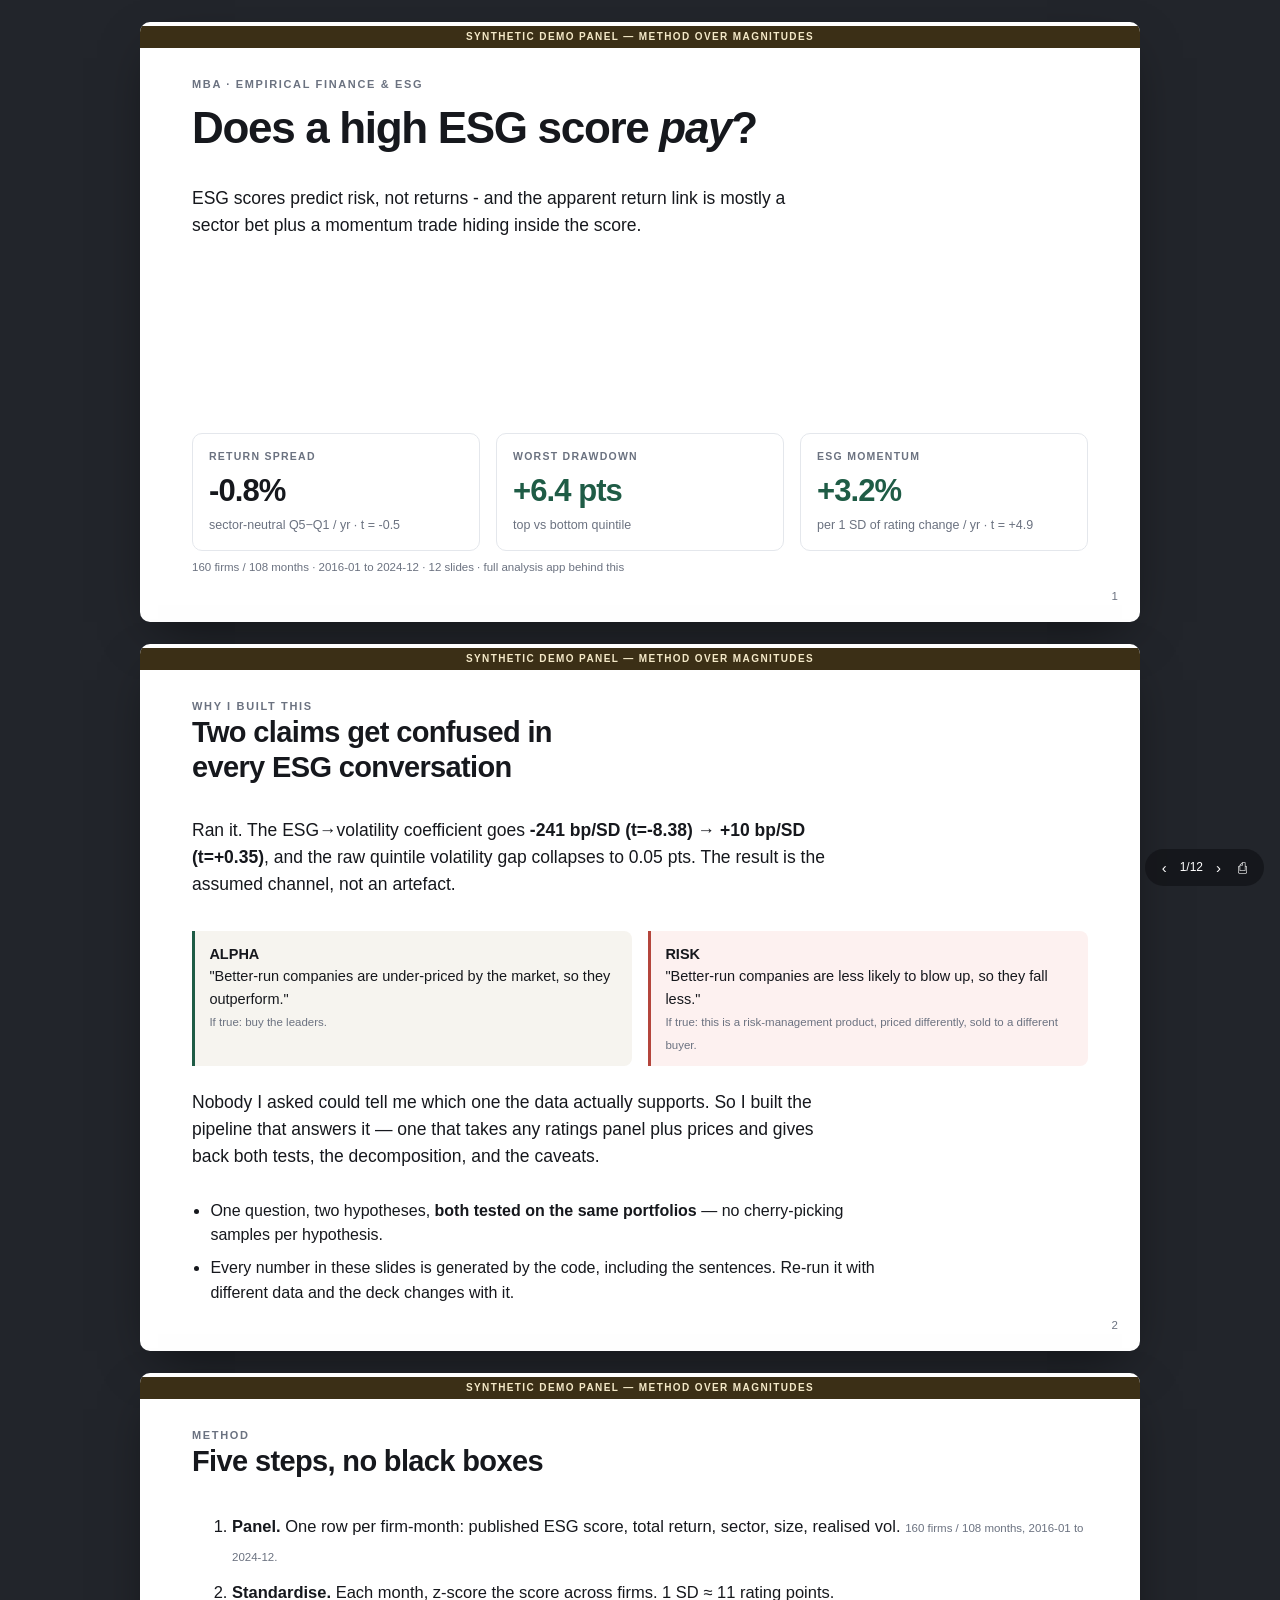
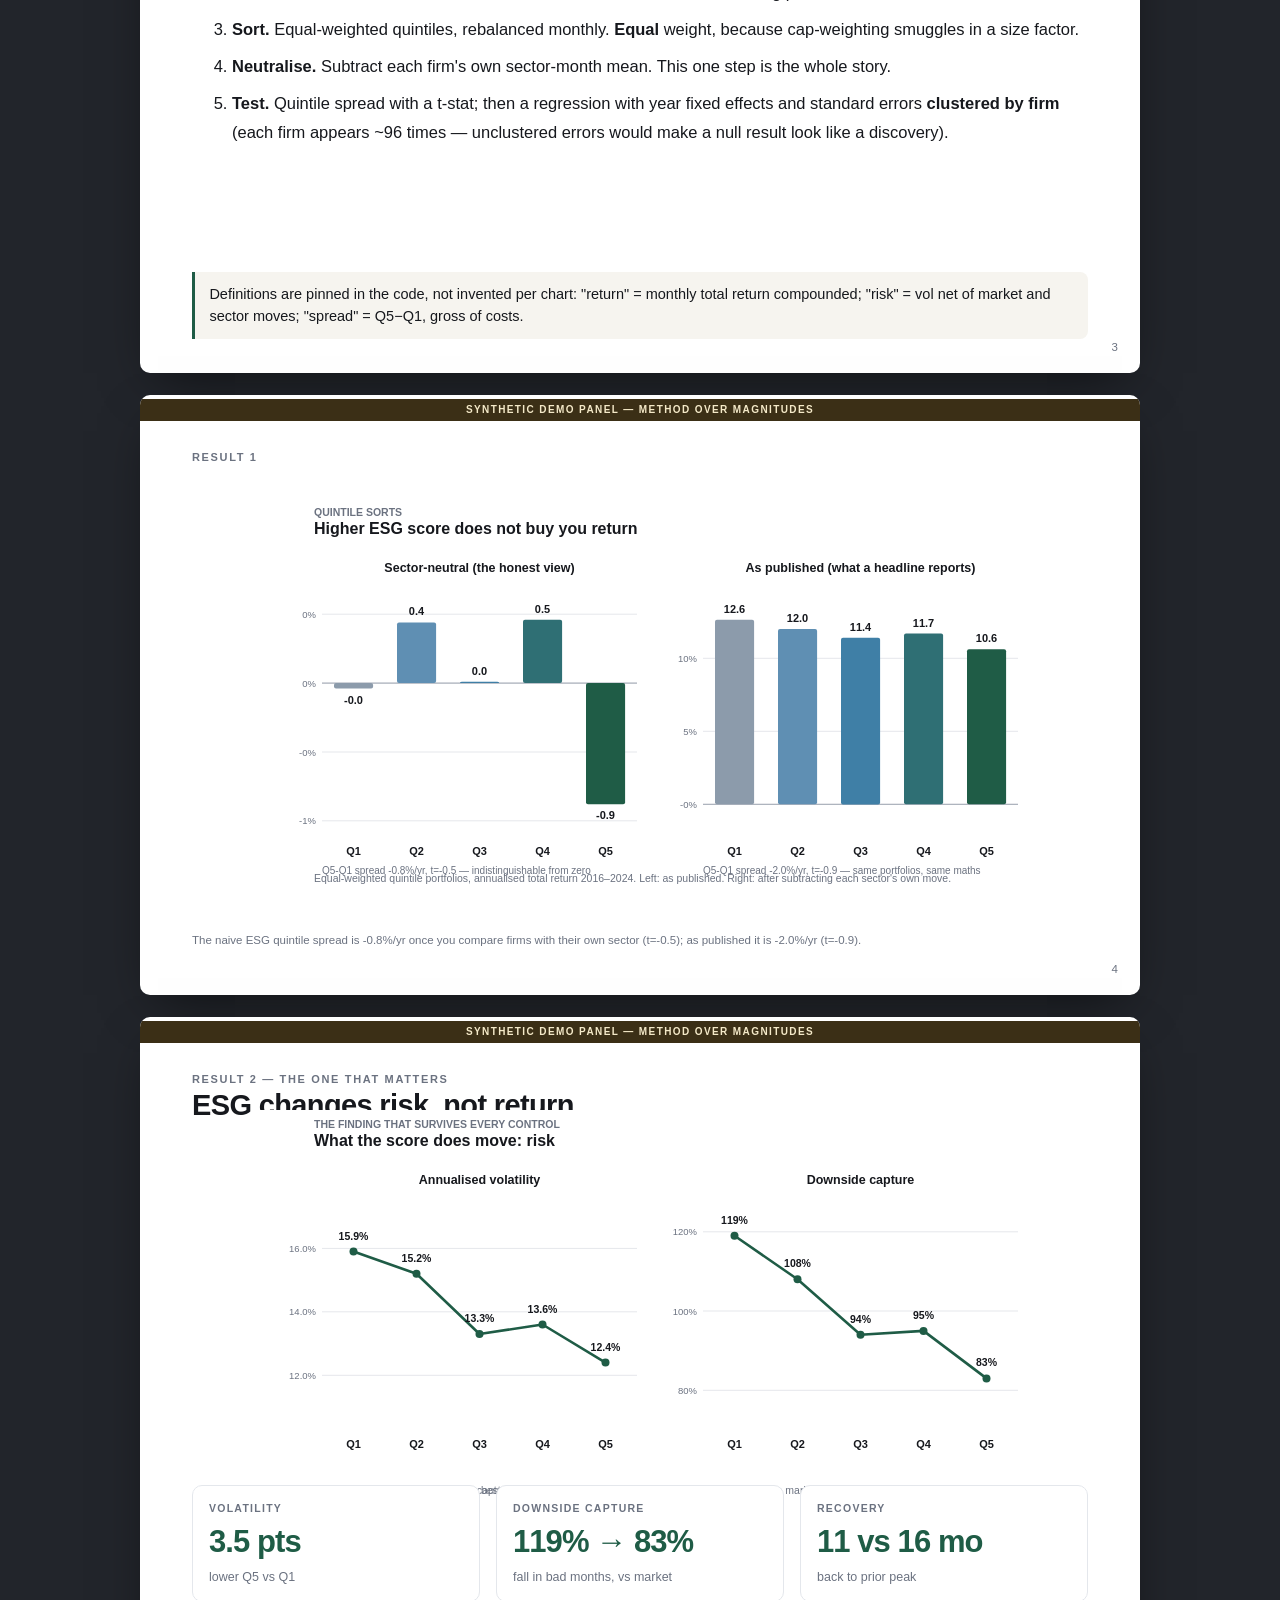
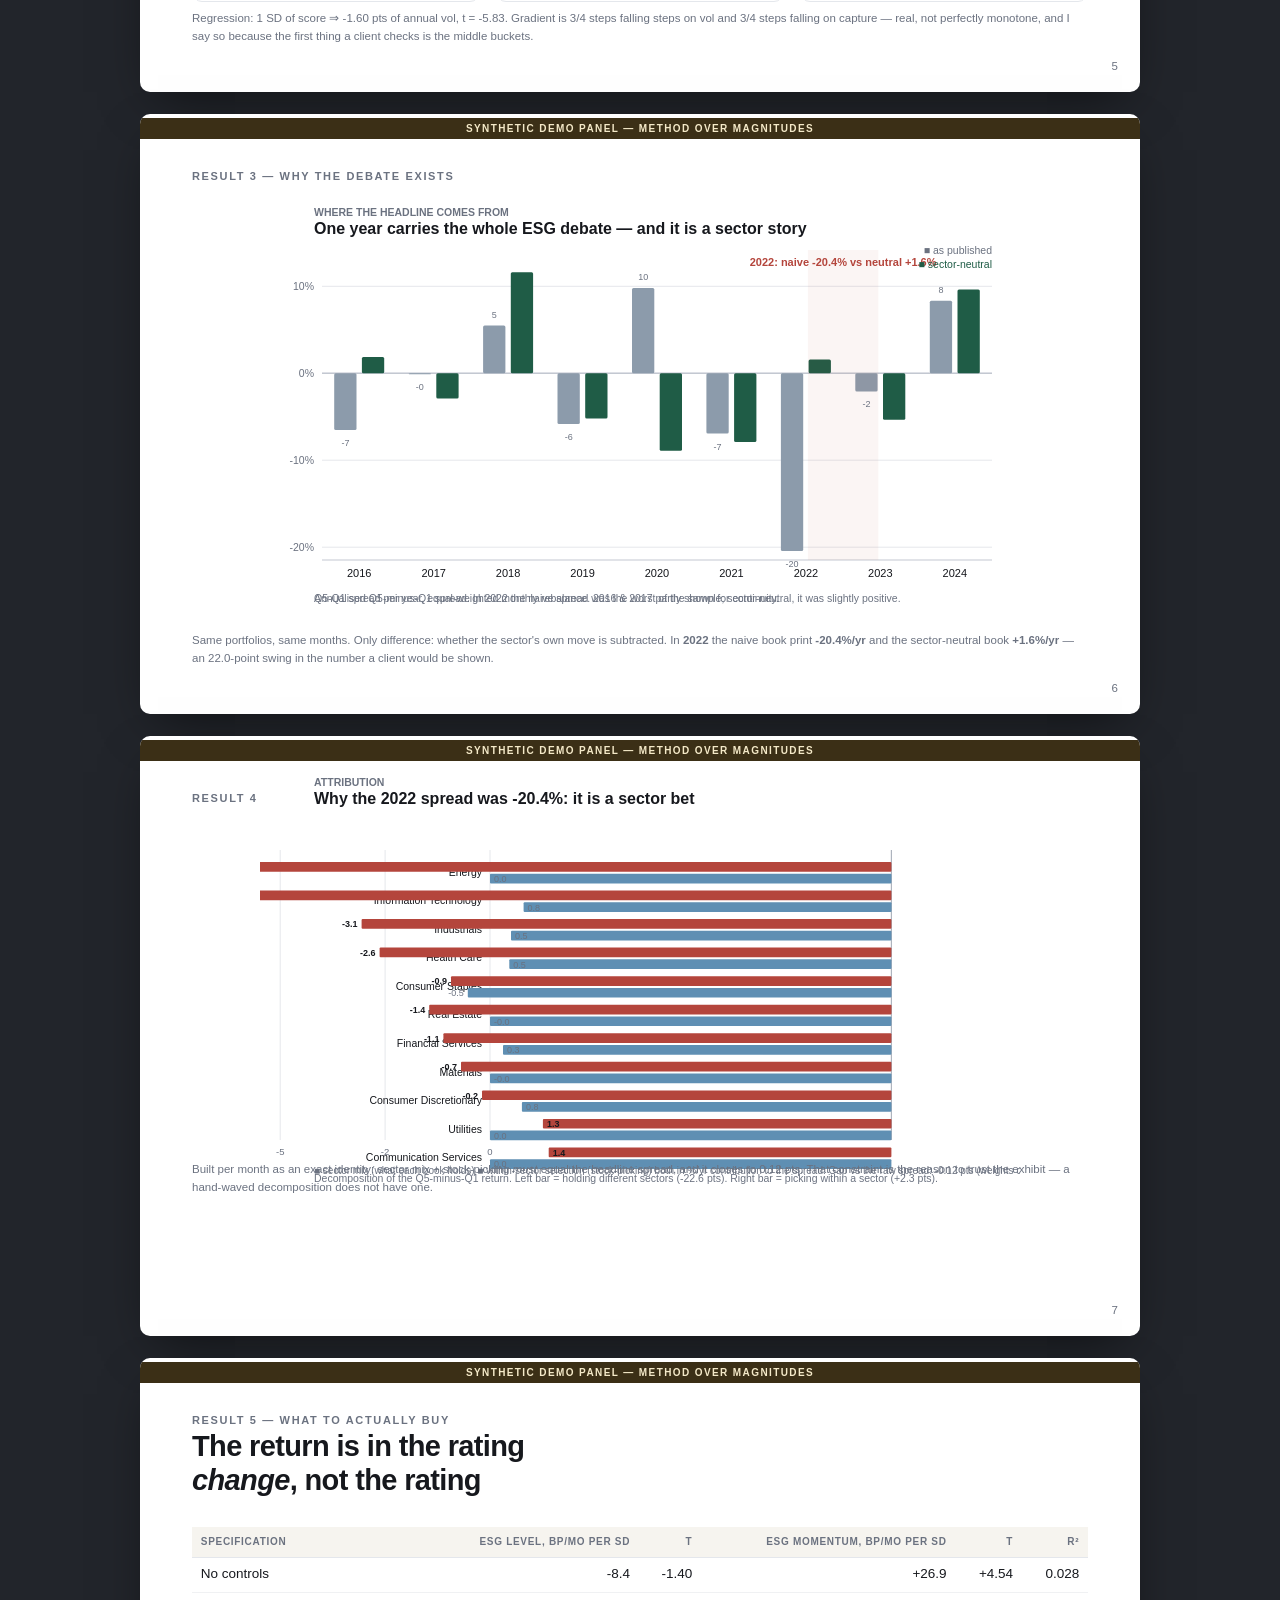
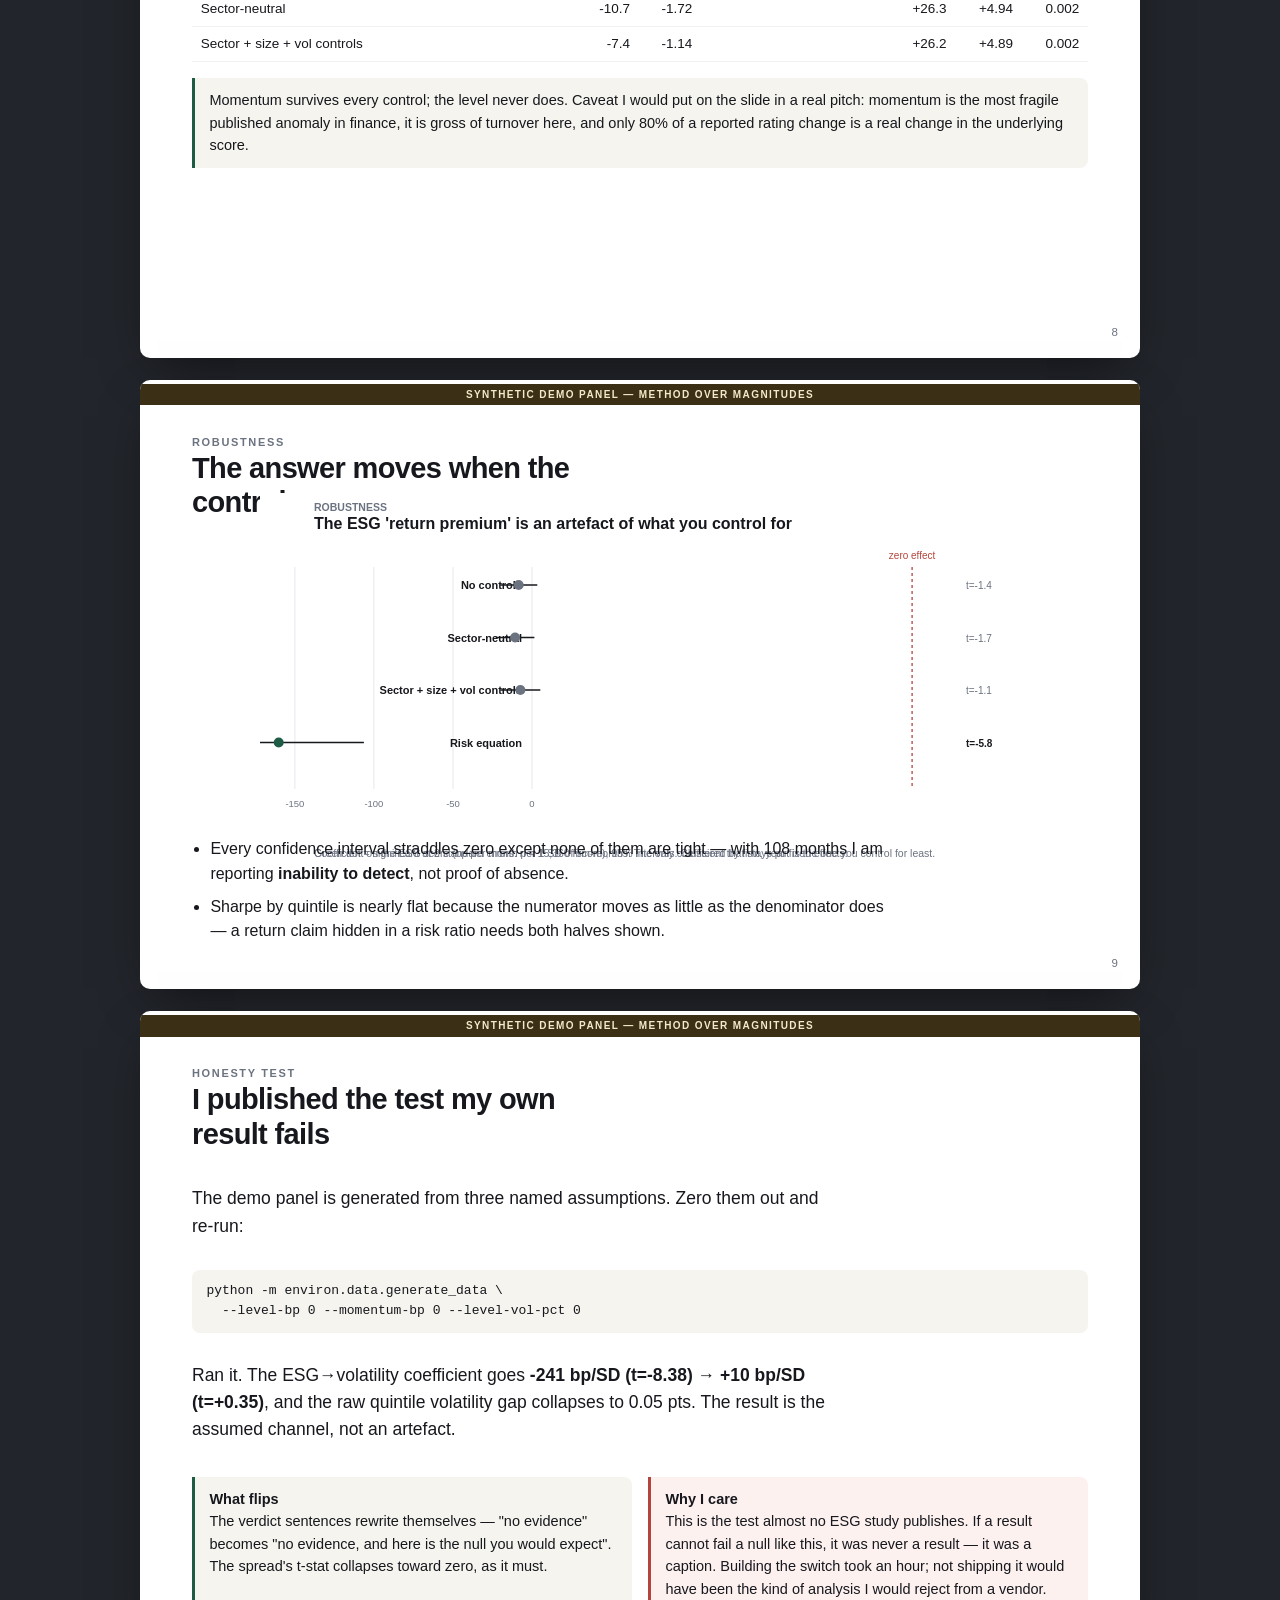
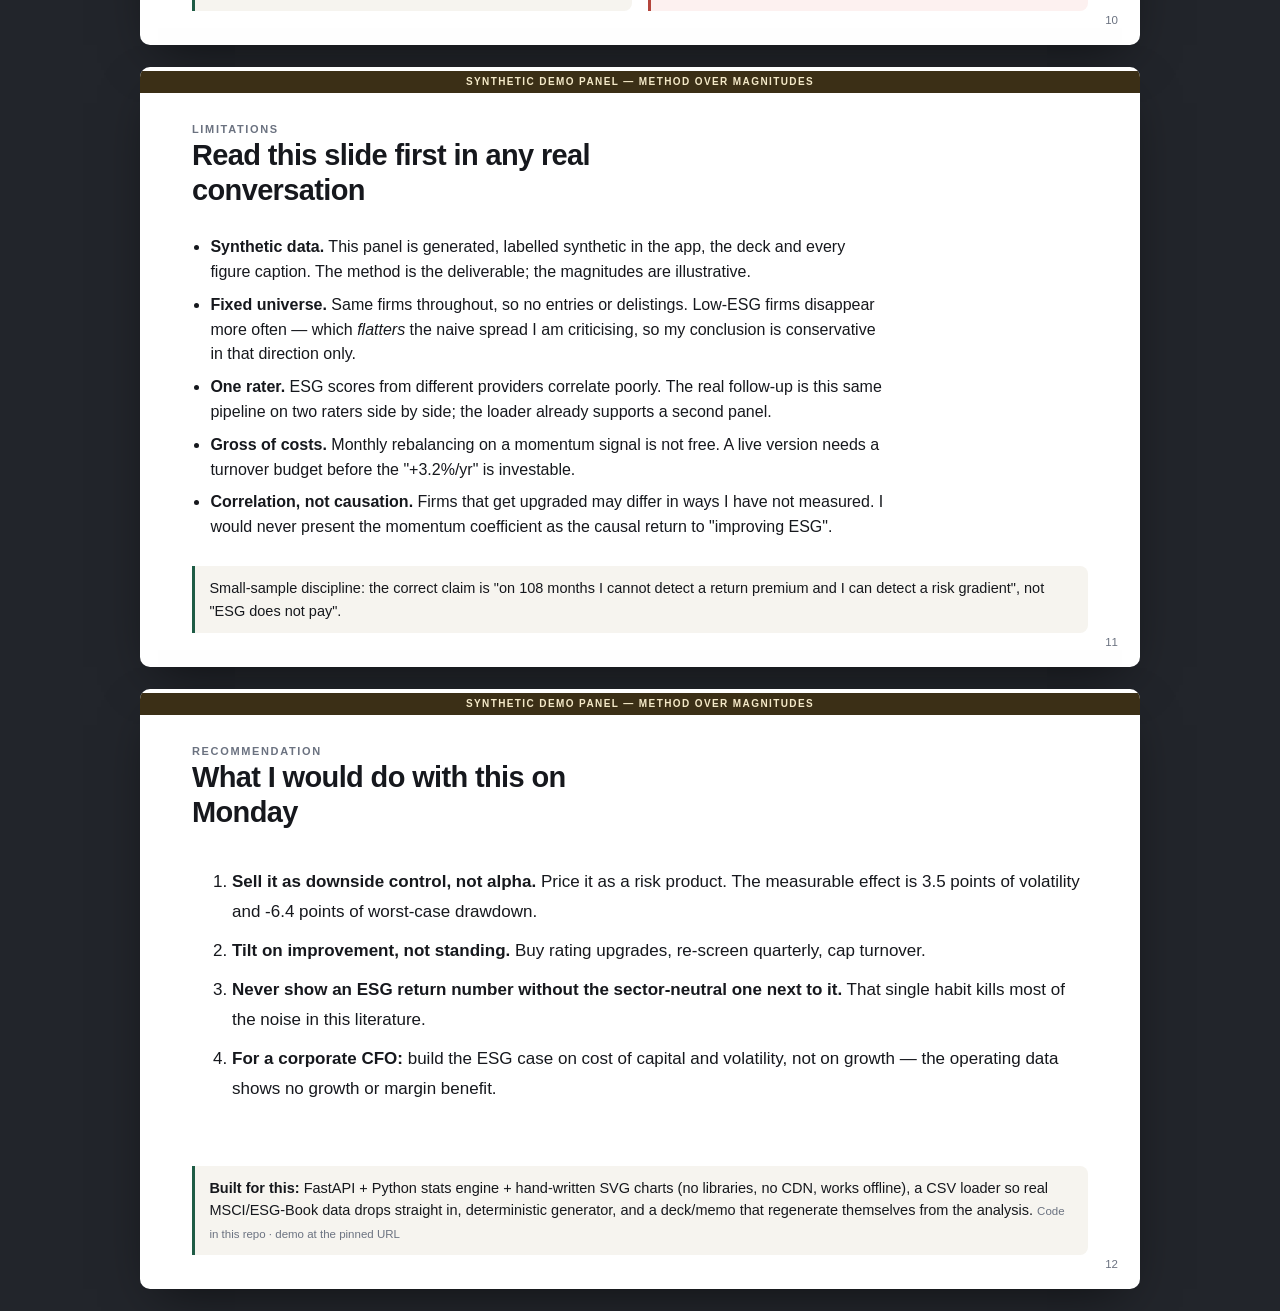
<file: environ/docs/deck.html>
<!DOCTYPE html>
<html lang="en"><head><meta charset="utf-8"/>
<meta name="viewport" content="width=device-width,initial-scale=1"/>
<title>Does ESG pay? — presentation</title>
<style>
:root{--ink:#16181d;--muted:#6b7280;--line:#e4e7ec;--green:#1f5c46;--warn:#b4453c;--sand:#f6f4ef}
*{box-sizing:border-box}
html,body{margin:0;background:#22252b;font:16px/1.55 Inter,-apple-system,"Segoe UI",Arial,sans-serif;color:var(--ink)}
.deck{display:flex;flex-direction:column;align-items:center;gap:22px;padding:22px}
.slide{background:#fff;width:1000px;min-height:600px;border-radius:10px;padding:44px 52px 34px;position:relative;
  box-shadow:0 18px 50px -18px rgba(0,0,0,.6);display:flex;flex-direction:column;overflow:hidden}
.slide .num{position:absolute;right:22px;bottom:16px;font-size:11.5px;color:var(--muted)}
.slide .tag{position:absolute;left:0;top:0;right:0;height:4px;background:var(--green)}
.kicker{font-size:11px;letter-spacing:.15em;text-transform:uppercase;color:var(--muted);font-weight:700}
h1{font-size:44px;line-height:1.1;letter-spacing:-.03em;margin:.25em 0 .35em;font-weight:770}
h2{font-size:29px;line-height:1.2;letter-spacing:-.022em;margin:0 0 .55em;font-weight:700;max-width:26ch}
.sub{font-size:15px;color:var(--muted);max-width:70ch}
.lead{font-size:17.5px;max-width:66ch}
.fig{margin:.4rem 0 0;flex:1;display:flex;align-items:center;justify-content:center}
.fig svg{max-width:100%;height:auto}
.cap{font-size:11.5px;color:var(--muted);margin-top:.5rem}
ul{margin:.2rem 0;padding-left:1.15rem;font-size:16px;max-width:78ch}
li{margin:.5rem 0}
.grid{display:grid;gap:16px}.g2{grid-template-columns:1fr 1fr}.g3{grid-template-columns:repeat(3,1fr)}
.stat{border:1px solid var(--line);border-radius:10px;padding:14px 16px;background:#fff}
.stat .k{font-size:10.5px;letter-spacing:.12em;text-transform:uppercase;color:var(--muted);font-weight:700}
.stat .v{font-size:31px;font-weight:750;letter-spacing:-.03em;margin:.15rem 0 .1rem;font-variant-numeric:tabular-nums}
.stat .d{font-size:12.5px;color:var(--muted)}
.stat.good .v{color:var(--green)} .stat.bad .v{color:var(--warn)} .stat.flat .v{color:var(--ink)}
.big{font-size:22px;line-height:1.4;font-weight:600;letter-spacing:-.015em;max-width:34ch}
.note{background:var(--sand);border-left:3px solid var(--green);padding:.7rem .9rem;font-size:14.5px;border-radius:0 8px 8px 0}
.note.warn{border-left-color:var(--warn);background:#fdf1f0}
table{width:100%;border-collapse:collapse;font-size:13.5px}
th{background:var(--sand);text-align:right;font-size:10px;letter-spacing:.07em;text-transform:uppercase;
   color:var(--muted);padding:.45rem .55rem;border-bottom:1px solid var(--line)}
th:first-child,td:first-child{text-align:left}
td{padding:.4rem .55rem;border-bottom:1px solid #f0f1f3;text-align:right;font-variant-numeric:tabular-nums}
.demo-flag{position:absolute;left:0;right:0;top:4px;background:#3b2f16;color:#f4e9c8;font-size:10px;
  letter-spacing:.14em;text-align:center;padding:3px;font-weight:700}
@media print{
  html,body{background:#fff}
  .deck{padding:0;gap:0}
  .slide{width:100%;min-height:99vh;border-radius:0;box-shadow:none;page-break-after:always;break-after:page}
  .nav{display:none}
}
.nav{position:fixed;bottom:14px;right:16px;background:rgba(20,22,26,.86);color:#fff;border-radius:99px;
  padding:7px 13px;font-size:12px;z-index:9;display:flex;gap:9px;align-items:center}
.nav button{all:unset;cursor:pointer;padding:0 4px;font-size:15px;color:#fff}
</style></head>
<body><div class="deck">
<section class="slide"><div class="demo-flag">SYNTHETIC DEMO PANEL — METHOD OVER MAGNITUDES</div><div style="height:10px"></div><div class="kicker">MBA · empirical finance &amp; ESG</div>
        <h1>Does a high ESG score <em>pay</em>?</h1>
        <p class="lead">ESG scores predict risk, not returns - and the apparent return link is mostly a sector bet plus a momentum trade hiding inside the score.</p>
        <div class="grid g3" style="margin-top:auto">
          <div class="stat flat"><div class="k">Return spread</div><div class="v">-0.8%</div><div class="d">sector-neutral Q5−Q1 / yr · t = -0.5</div></div>
          <div class="stat good"><div class="k">Worst drawdown</div><div class="v">+6.4 pts</div><div class="d">top vs bottom quintile</div></div>
          <div class="stat good"><div class="k">ESG momentum</div><div class="v">+3.2%</div><div class="d">per 1 SD of rating change / yr · t = +4.9</div></div>
        </div>
        <p class="cap">160 firms / 108 months · 2016-01 to 2024-12 · 12 slides · full analysis app behind this</p><div class="num">1</div></section><section class="slide"><div class="demo-flag">SYNTHETIC DEMO PANEL — METHOD OVER MAGNITUDES</div><div style="height:10px"></div><div class="kicker">Why I built this</div>
        <h2>Two claims get confused in every ESG conversation</h2>
        <p class='lead' style='margin-top:1rem'>Ran it. The ESG→volatility coefficient goes <b>-241 bp/SD (t=-8.38) → +10 bp/SD (t=+0.35)</b>, and the raw quintile volatility gap collapses to 0.05 pts. The result is the assumed channel, not an artefact.</p>
        <div class="grid g2" style="margin-top:1rem">
          <div class="note"><b>ALPHA</b><br>"Better-run companies are under-priced by the market, so they outperform."
          <br><span class="cap">If true: buy the leaders.</span></div>
          <div class="note warn"><b>RISK</b><br>"Better-run companies are less likely to blow up, so they fall less."
          <br><span class="cap">If true: this is a risk-management product, priced differently, sold to a different buyer.</span></div>
        </div>
        <p class="lead" style="margin-top:1.4rem">Nobody I asked could tell me which one the data actually supports.
        So I built the pipeline that answers it — one that takes any ratings panel plus prices and gives back
        both tests, the decomposition, and the caveats.</p>
        <ul>
          <li>One question, two hypotheses, <b>both tested on the same portfolios</b> — no cherry-picking samples per hypothesis.</li>
          <li>Every number in these slides is generated by the code, including the sentences. Re-run it with different data and the deck changes with it.</li>
        </ul><div class="num">2</div></section><section class="slide"><div class="demo-flag">SYNTHETIC DEMO PANEL — METHOD OVER MAGNITUDES</div><div style="height:10px"></div><div class="kicker">Method</div>
        <h2>Five steps, no black boxes</h2>
        <ol style="font-size:16.5px;line-height:1.75;margin-top:.6rem">
          <li><b>Panel.</b> One row per firm-month: published ESG score, total return, sector, size, realised vol.
              <span class="cap">160 firms / 108 months, 2016-01 to 2024-12.</span></li>
          <li><b>Standardise.</b> Each month, z-score the score across firms. 1 SD ≈ 11 rating points.</li>
          <li><b>Sort.</b> Equal-weighted quintiles, rebalanced monthly. <b>Equal</b> weight, because cap-weighting
              smuggles in a size factor.</li>
          <li><b>Neutralise.</b> Subtract each firm's own sector-month mean. This one step is the whole story.</li>
          <li><b>Test.</b> Quintile spread with a t-stat; then a regression with year fixed effects and standard
              errors <b>clustered by firm</b> (each firm appears ~96 times — unclustered errors would make a null result look like a discovery).</li>
        </ol>
        <div class="note" style="margin-top:auto">Definitions are pinned in the code, not invented per chart:
          "return" = monthly total return compounded; "risk" = vol net of market and sector moves;
          "spread" = Q5−Q1, gross of costs.</div><div class="num">3</div></section><section class="slide"><div class="demo-flag">SYNTHETIC DEMO PANEL — METHOD OVER MAGNITUDES</div><div style="height:10px"></div><div class="kicker">Result 1</div>
        <div class="fig"><svg xmlns="http://www.w3.org/2000/svg" viewBox="0 0 760 400" width="760" height="400" font-family="'Inter', 'Helvetica Neue', Arial, sans-serif"><rect width="760" height="400" fill="#ffffff"/><text x="54.0" y="18.0" font-size="10.5" fill="#6b7280" text-anchor="start" font-weight="600">QUINTILE SORTS</text><text x="54.0" y="36.0" font-size="16" fill="#16181d" text-anchor="start" font-weight="700">Higher ESG score does not buy you return</text><text x="54.0" y="384.0" font-size="10.5" fill="#6b7280" text-anchor="start">Equal-weighted quintile portfolios, annualised total return 2016–2024. Left: as published. Right: after subtracting each sector's own move.</text><text x="219.5" y="74.0" font-size="12.5" fill="#16181d" text-anchor="middle" font-weight="700">Sector-neutral (the honest view)</text><line x1="62.0" y1="322.8" x2="377.0" y2="322.8" stroke="#e5e7eb" stroke-width="1"/><text x="56.0" y="326.3" font-size="9.5" fill="#6b7280" text-anchor="end">-1%</text><line x1="62.0" y1="254.0" x2="377.0" y2="254.0" stroke="#e5e7eb" stroke-width="1"/><text x="56.0" y="257.5" font-size="9.5" fill="#6b7280" text-anchor="end">-0%</text><line x1="62.0" y1="185.1" x2="377.0" y2="185.1" stroke="#e5e7eb" stroke-width="1"/><text x="56.0" y="188.6" font-size="9.5" fill="#6b7280" text-anchor="end">0%</text><line x1="62.0" y1="116.2" x2="377.0" y2="116.2" stroke="#e5e7eb" stroke-width="1"/><text x="56.0" y="119.7" font-size="9.5" fill="#6b7280" text-anchor="end">0%</text><line x1="62.0" y1="185.1" x2="377.0" y2="185.1" stroke="#aeb4be" stroke-width="1.3"/><rect x="74.0" y="185.1" width="39.1" height="5.5" fill="#8c9bab" opacity="1.0" rx="2"/><text x="93.5" y="205.6" font-size="11" fill="#16181d" text-anchor="middle" font-weight="600">-0.0</text><text x="93.5" y="357.0" font-size="11" fill="#16181d" text-anchor="middle" font-weight="600">Q1</text><rect x="137.0" y="124.4" width="39.1" height="60.6" fill="#5f8fb3" opacity="1.0" rx="2"/><text x="156.5" y="117.4" font-size="11" fill="#16181d" text-anchor="middle" font-weight="600">0.4</text><text x="156.5" y="357.0" font-size="11" fill="#16181d" text-anchor="middle" font-weight="600">Q2</text><rect x="200.0" y="183.7" width="39.1" height="1.4" fill="#3f7fa6" opacity="1.0" rx="2"/><text x="219.5" y="176.7" font-size="11" fill="#16181d" text-anchor="middle" font-weight="600">0.0</text><text x="219.5" y="357.0" font-size="11" fill="#16181d" text-anchor="middle" font-weight="600">Q3</text><rect x="263.0" y="121.7" width="39.1" height="63.4" fill="#2f6f74" opacity="1.0" rx="2"/><text x="282.5" y="114.7" font-size="11" fill="#16181d" text-anchor="middle" font-weight="600">0.5</text><text x="282.5" y="357.0" font-size="11" fill="#16181d" text-anchor="middle" font-weight="600">Q4</text><rect x="326.0" y="185.1" width="39.1" height="121.2" fill="#1f5c46" opacity="1.0" rx="2"/><text x="345.5" y="321.3" font-size="11" fill="#16181d" text-anchor="middle" font-weight="600">-0.9</text><text x="345.5" y="357.0" font-size="11" fill="#16181d" text-anchor="middle" font-weight="600">Q5</text><text x="62.0" y="376.0" font-size="10" fill="#6b7280" text-anchor="start">Q5-Q1 spread -0.8%/yr, t=-0.5 — indistinguishable from zero</text><text x="600.5" y="74.0" font-size="12.5" fill="#16181d" text-anchor="middle" font-weight="700">As published (what a headline reports)</text><line x1="443.0" y1="306.3" x2="758.0" y2="306.3" stroke="#e5e7eb" stroke-width="1"/><text x="437.0" y="309.8" font-size="9.5" fill="#6b7280" text-anchor="end">-0%</text><line x1="443.0" y1="233.3" x2="758.0" y2="233.3" stroke="#e5e7eb" stroke-width="1"/><text x="437.0" y="236.8" font-size="9.5" fill="#6b7280" text-anchor="end">5%</text><line x1="443.0" y1="160.3" x2="758.0" y2="160.3" stroke="#e5e7eb" stroke-width="1"/><text x="437.0" y="163.8" font-size="9.5" fill="#6b7280" text-anchor="end">10%</text><line x1="443.0" y1="306.3" x2="758.0" y2="306.3" stroke="#aeb4be" stroke-width="1.3"/><rect x="455.0" y="121.7" width="39.1" height="184.6" fill="#8c9bab" opacity="1.0" rx="2"/><text x="474.5" y="114.7" font-size="11" fill="#16181d" text-anchor="middle" font-weight="600">12.6</text><text x="474.5" y="357.0" font-size="11" fill="#16181d" text-anchor="middle" font-weight="600">Q1</text><rect x="518.0" y="130.9" width="39.1" height="175.4" fill="#5f8fb3" opacity="1.0" rx="2"/><text x="537.5" y="123.9" font-size="11" fill="#16181d" text-anchor="middle" font-weight="600">12.0</text><text x="537.5" y="357.0" font-size="11" fill="#16181d" text-anchor="middle" font-weight="600">Q2</text><rect x="581.0" y="139.7" width="39.1" height="166.7" fill="#3f7fa6" opacity="1.0" rx="2"/><text x="600.5" y="132.7" font-size="11" fill="#16181d" text-anchor="middle" font-weight="600">11.4</text><text x="600.5" y="357.0" font-size="11" fill="#16181d" text-anchor="middle" font-weight="600">Q3</text><rect x="644.0" y="135.6" width="39.1" height="170.7" fill="#2f6f74" opacity="1.0" rx="2"/><text x="663.5" y="128.6" font-size="11" fill="#16181d" text-anchor="middle" font-weight="600">11.7</text><text x="663.5" y="357.0" font-size="11" fill="#16181d" text-anchor="middle" font-weight="600">Q4</text><rect x="707.0" y="151.3" width="39.1" height="155.0" fill="#1f5c46" opacity="1.0" rx="2"/><text x="726.5" y="144.3" font-size="11" fill="#16181d" text-anchor="middle" font-weight="600">10.6</text><text x="726.5" y="357.0" font-size="11" fill="#16181d" text-anchor="middle" font-weight="600">Q5</text><text x="443.0" y="376.0" font-size="10" fill="#6b7280" text-anchor="start">Q5-Q1 spread -2.0%/yr, t=-0.9 — same portfolios, same maths</text></svg></div>
        <p class="cap">The naive ESG quintile spread is -0.8%/yr once you compare firms with their own sector (t=-0.5); as published it is -2.0%/yr (t=-0.9).</p><div class="num">4</div></section><section class="slide"><div class="demo-flag">SYNTHETIC DEMO PANEL — METHOD OVER MAGNITUDES</div><div style="height:10px"></div><div class="kicker">Result 2 — the one that matters</div>
        <h2>ESG changes risk, not return</h2>
        <div class="fig" style="max-height:330px"><svg xmlns="http://www.w3.org/2000/svg" viewBox="0 0 760 400" width="760" height="400" font-family="'Inter', 'Helvetica Neue', Arial, sans-serif"><rect width="760" height="400" fill="#ffffff"/><text x="54.0" y="18.0" font-size="10.5" fill="#6b7280" text-anchor="start" font-weight="600">THE FINDING THAT SURVIVES EVERY CONTROL</text><text x="54.0" y="36.0" font-size="16" fill="#16181d" text-anchor="start" font-weight="700">What the score does move: risk</text><text x="54.0" y="384.0" font-size="10.5" fill="#6b7280" text-anchor="start">Annualised volatility and downside capture by ESG quintile. Downside capture = return in months the market fell, as a % of the market's fall.</text><text x="219.5" y="74.0" font-size="12.5" fill="#16181d" text-anchor="middle" font-weight="700">Annualised volatility</text><line x1="62.0" y1="265.3" x2="377.0" y2="265.3" stroke="#e5e7eb" stroke-width="1"/><text x="56.0" y="268.8" font-size="9.5" fill="#6b7280" text-anchor="end">12.0%</text><line x1="62.0" y1="201.8" x2="377.0" y2="201.8" stroke="#e5e7eb" stroke-width="1"/><text x="56.0" y="205.3" font-size="9.5" fill="#6b7280" text-anchor="end">14.0%</text><line x1="62.0" y1="138.4" x2="377.0" y2="138.4" stroke="#e5e7eb" stroke-width="1"/><text x="56.0" y="141.9" font-size="9.5" fill="#6b7280" text-anchor="end">16.0%</text><path d="M93.5,141.6 L156.5,163.8 L219.5,224.0 L282.5,214.5 L345.5,252.6" fill="none" fill-opacity="0" stroke="#1f5c46" stroke-width="2.6" stroke-linejoin="round" stroke-linecap="round" opacity="1.0"/><circle cx="93.5" cy="141.6" r="4" fill="#1f5c46"/><text x="93.5" y="129.6" font-size="10.5" fill="#16181d" text-anchor="middle" font-weight="600">15.9%</text><circle cx="156.5" cy="163.8" r="4" fill="#1f5c46"/><text x="156.5" y="151.8" font-size="10.5" fill="#16181d" text-anchor="middle" font-weight="600">15.2%</text><circle cx="219.5" cy="224.0" r="4" fill="#1f5c46"/><text x="219.5" y="212.0" font-size="10.5" fill="#16181d" text-anchor="middle" font-weight="600">13.3%</text><circle cx="282.5" cy="214.5" r="4" fill="#1f5c46"/><text x="282.5" y="202.5" font-size="10.5" fill="#16181d" text-anchor="middle" font-weight="600">13.6%</text><circle cx="345.5" cy="252.6" r="4" fill="#1f5c46"/><text x="345.5" y="240.6" font-size="10.5" fill="#16181d" text-anchor="middle" font-weight="600">12.4%</text><text x="93.5" y="338.0" font-size="11" fill="#16181d" text-anchor="middle" font-weight="600">Q1</text><text x="156.5" y="338.0" font-size="11" fill="#16181d" text-anchor="middle" font-weight="600">Q2</text><text x="219.5" y="338.0" font-size="11" fill="#16181d" text-anchor="middle" font-weight="600">Q3</text><text x="282.5" y="338.0" font-size="11" fill="#16181d" text-anchor="middle" font-weight="600">Q4</text><text x="345.5" y="338.0" font-size="11" fill="#16181d" text-anchor="middle" font-weight="600">Q5</text><text x="600.5" y="74.0" font-size="12.5" fill="#16181d" text-anchor="middle" font-weight="700">Downside capture</text><line x1="443.0" y1="280.3" x2="758.0" y2="280.3" stroke="#e5e7eb" stroke-width="1"/><text x="437.0" y="283.8" font-size="9.5" fill="#6b7280" text-anchor="end">80%</text><line x1="443.0" y1="201.0" x2="758.0" y2="201.0" stroke="#e5e7eb" stroke-width="1"/><text x="437.0" y="204.5" font-size="9.5" fill="#6b7280" text-anchor="end">100%</text><line x1="443.0" y1="121.8" x2="758.0" y2="121.8" stroke="#e5e7eb" stroke-width="1"/><text x="437.0" y="125.2" font-size="9.5" fill="#6b7280" text-anchor="end">120%</text><path d="M474.5,125.7 L537.5,169.3 L600.5,224.8 L663.5,220.9 L726.5,268.4" fill="none" fill-opacity="0" stroke="#1f5c46" stroke-width="2.6" stroke-linejoin="round" stroke-linecap="round" opacity="1.0"/><circle cx="474.5" cy="125.7" r="4" fill="#1f5c46"/><text x="474.5" y="113.7" font-size="10.5" fill="#16181d" text-anchor="middle" font-weight="600">119%</text><circle cx="537.5" cy="169.3" r="4" fill="#1f5c46"/><text x="537.5" y="157.3" font-size="10.5" fill="#16181d" text-anchor="middle" font-weight="600">108%</text><circle cx="600.5" cy="224.8" r="4" fill="#1f5c46"/><text x="600.5" y="212.8" font-size="10.5" fill="#16181d" text-anchor="middle" font-weight="600">94%</text><circle cx="663.5" cy="220.9" r="4" fill="#1f5c46"/><text x="663.5" y="208.9" font-size="10.5" fill="#16181d" text-anchor="middle" font-weight="600">95%</text><circle cx="726.5" cy="268.4" r="4" fill="#1f5c46"/><text x="726.5" y="256.4" font-size="10.5" fill="#16181d" text-anchor="middle" font-weight="600">83%</text><text x="474.5" y="338.0" font-size="11" fill="#16181d" text-anchor="middle" font-weight="600">Q1</text><text x="537.5" y="338.0" font-size="11" fill="#16181d" text-anchor="middle" font-weight="600">Q2</text><text x="600.5" y="338.0" font-size="11" fill="#16181d" text-anchor="middle" font-weight="600">Q3</text><text x="663.5" y="338.0" font-size="11" fill="#16181d" text-anchor="middle" font-weight="600">Q4</text><text x="726.5" y="338.0" font-size="11" fill="#16181d" text-anchor="middle" font-weight="600">Q5</text><text x="54.0" y="384.0" font-size="10.5" fill="#6b7280" text-anchor="start">Q1 -&gt; Q5: vol +3.5 pts lower for the best-rated, downside capture -36 pts. Monotone in both.</text></svg></div>
        <div class="grid g3" style="margin-top:.6rem">
          <div class="stat good"><div class="k">Volatility</div><div class="v">3.5 pts</div><div class="d">lower Q5 vs Q1</div></div>
          <div class="stat good"><div class="k">Downside capture</div><div class="v">119% → 83%</div><div class="d">fall in bad months, vs market</div></div>
          <div class="stat good"><div class="k">Recovery</div><div class="v">11 vs 16 mo</div><div class="d">back to prior peak</div></div>
        </div>
        <p class="cap">Regression: 1 SD of score ⇒ -1.60 pts of annual vol, t = -5.83.
        Gradient is 3/4 steps falling steps on vol and 3/4 steps falling on capture — real, not perfectly monotone, and I say so because the first thing a client checks is the middle buckets.</p><div class="num">5</div></section><section class="slide"><div class="demo-flag">SYNTHETIC DEMO PANEL — METHOD OVER MAGNITUDES</div><div style="height:10px"></div><div class="kicker">Result 3 — why the debate exists</div>
        <div class="fig"><svg xmlns="http://www.w3.org/2000/svg" viewBox="0 0 760 420" width="760" height="420" font-family="'Inter', 'Helvetica Neue', Arial, sans-serif"><rect width="760" height="420" fill="#ffffff"/><text x="54.0" y="18.0" font-size="10.5" fill="#6b7280" text-anchor="start" font-weight="600">WHERE THE HEADLINE COMES FROM</text><text x="54.0" y="36.0" font-size="16" fill="#16181d" text-anchor="start" font-weight="700">One year carries the whole ESG debate — and it is a sector story</text><text x="54.0" y="404.0" font-size="10.5" fill="#6b7280" text-anchor="start">Annualised Q5-minus-Q1 spread. In 2022 the naive spread was the worst of the sample; sector-neutral, it was slightly positive.</text><line x1="62.0" y1="349.2" x2="732.0" y2="349.2" stroke="#e5e7eb" stroke-width="1.0"/><text x="54.0" y="353.2" font-size="10.5" fill="#6b7280" text-anchor="end">-20%</text><line x1="62.0" y1="262.2" x2="732.0" y2="262.2" stroke="#e5e7eb" stroke-width="1.0"/><text x="54.0" y="266.2" font-size="10.5" fill="#6b7280" text-anchor="end">-10%</text><line x1="62.0" y1="175.3" x2="732.0" y2="175.3" stroke="#e5e7eb" stroke-width="1.0"/><text x="54.0" y="179.3" font-size="10.5" fill="#6b7280" text-anchor="end">0%</text><line x1="62.0" y1="88.3" x2="732.0" y2="88.3" stroke="#e5e7eb" stroke-width="1.0"/><text x="54.0" y="92.3" font-size="10.5" fill="#6b7280" text-anchor="end">10%</text><line x1="62.0" y1="175.3" x2="732.0" y2="175.3" stroke="#c3c8d1" stroke-width="1.4"/><line x1="62.0" y1="362.0" x2="732.0" y2="362.0" stroke="#c3c8d1" stroke-width="1.2"/><rect x="74.2" y="175.3" width="22.3" height="56.8" fill="#8c9bab" opacity="1.0" rx="1.5"/><rect x="101.9" y="159.0" width="22.3" height="16.3" fill="#1f5c46" opacity="1.0" rx="1.5"/><text x="99.2" y="379.0" font-size="11" fill="#16181d" text-anchor="middle" font-weight="500">2016</text><rect x="148.7" y="175.3" width="22.3" height="1.0" fill="#8c9bab" opacity="1.0" rx="1.5"/><rect x="176.3" y="175.3" width="22.3" height="25.2" fill="#1f5c46" opacity="1.0" rx="1.5"/><text x="173.7" y="379.0" font-size="11" fill="#16181d" text-anchor="middle" font-weight="500">2017</text><rect x="223.1" y="127.6" width="22.3" height="47.7" fill="#8c9bab" opacity="1.0" rx="1.5"/><rect x="250.8" y="74.3" width="22.3" height="101.0" fill="#1f5c46" opacity="1.0" rx="1.5"/><text x="248.1" y="379.0" font-size="11" fill="#16181d" text-anchor="middle" font-weight="500">2018</text><rect x="297.5" y="175.3" width="22.3" height="50.7" fill="#8c9bab" opacity="1.0" rx="1.5"/><rect x="325.2" y="175.3" width="22.3" height="45.2" fill="#1f5c46" opacity="1.0" rx="1.5"/><text x="322.6" y="379.0" font-size="11" fill="#16181d" text-anchor="middle" font-weight="500">2019</text><rect x="372.0" y="89.9" width="22.3" height="85.4" fill="#8c9bab" opacity="1.0" rx="1.5"/><rect x="399.7" y="175.3" width="22.3" height="77.4" fill="#1f5c46" opacity="1.0" rx="1.5"/><text x="397.0" y="379.0" font-size="11" fill="#16181d" text-anchor="middle" font-weight="500">2020</text><rect x="446.4" y="175.3" width="22.3" height="60.3" fill="#8c9bab" opacity="1.0" rx="1.5"/><rect x="474.1" y="175.3" width="22.3" height="68.8" fill="#1f5c46" opacity="1.0" rx="1.5"/><text x="471.4" y="379.0" font-size="11" fill="#16181d" text-anchor="middle" font-weight="500">2021</text><rect x="520.9" y="175.3" width="22.3" height="177.8" fill="#8c9bab" opacity="1.0" rx="1.5"/><rect x="548.6" y="161.5" width="22.3" height="13.7" fill="#1f5c46" opacity="1.0" rx="1.5"/><text x="545.9" y="379.0" font-size="11" fill="#16181d" text-anchor="middle" font-weight="500">2022</text><rect x="595.3" y="175.3" width="22.3" height="18.2" fill="#8c9bab" opacity="1.0" rx="1.5"/><rect x="623.0" y="175.3" width="22.3" height="46.5" fill="#1f5c46" opacity="1.0" rx="1.5"/><text x="620.3" y="379.0" font-size="11" fill="#16181d" text-anchor="middle" font-weight="500">2023</text><rect x="669.8" y="102.7" width="22.3" height="72.5" fill="#8c9bab" opacity="1.0" rx="1.5"/><rect x="697.5" y="91.5" width="22.3" height="83.7" fill="#1f5c46" opacity="1.0" rx="1.5"/><text x="694.8" y="379.0" font-size="11" fill="#16181d" text-anchor="middle" font-weight="500">2024</text><rect x="547.9" y="52.0" width="70.4" height="310.0" fill="#b4453c" opacity="0.055" rx="0"/><text x="583.1" y="68.0" font-size="11" fill="#b4453c" text-anchor="middle" font-weight="700">2022: naive -20.4%  vs  neutral +1.6%</text><text x="85.4" y="248.0" font-size="9" fill="#6b7280" text-anchor="middle">-7</text><text x="159.8" y="192.2" font-size="9" fill="#6b7280" text-anchor="middle">-0</text><text x="234.3" y="119.6" font-size="9" fill="#6b7280" text-anchor="middle">5</text><text x="308.7" y="242.0" font-size="9" fill="#6b7280" text-anchor="middle">-6</text><text x="383.2" y="81.9" font-size="9" fill="#6b7280" text-anchor="middle">10</text><text x="457.6" y="251.5" font-size="9" fill="#6b7280" text-anchor="middle">-7</text><text x="532.0" y="369.1" font-size="9" fill="#6b7280" text-anchor="middle">-20</text><text x="606.5" y="209.4" font-size="9" fill="#6b7280" text-anchor="middle">-2</text><text x="680.9" y="94.7" font-size="9" fill="#6b7280" text-anchor="middle">8</text><text x="732.0" y="56.0" font-size="10.5" fill="#6b7280" text-anchor="end">■ as published</text><text x="732.0" y="70.0" font-size="10.5" fill="#1f5c46" text-anchor="end">■ sector-neutral</text><text x="54.0" y="404.0" font-size="10.5" fill="#6b7280" text-anchor="start">Q5-Q1 spread per year, equal-weighted monthly rebalance. 2016 &amp; 2017 partly shown for continuity.</text></svg></div>
        <p class="cap">Same portfolios, same months. Only difference: whether the sector's own move is subtracted.
        In <b>2022</b> the naive book print <b>-20.4%/yr</b> and the sector-neutral book
        <b>+1.6%/yr</b> — an 22.0-point swing in the number a client would be shown.</p><div class="num">6</div></section><section class="slide"><div class="demo-flag">SYNTHETIC DEMO PANEL — METHOD OVER MAGNITUDES</div><div style="height:10px"></div><div class="kicker">Result 4 — the exhibit I would defend hardest</div>
        <div class="fig" style="max-height:340px"><svg xmlns="http://www.w3.org/2000/svg" viewBox="0 0 760 430" width="760" height="430" font-family="'Inter', 'Helvetica Neue', Arial, sans-serif"><rect width="760" height="430" fill="#ffffff"/><text x="54.0" y="18.0" font-size="10.5" fill="#6b7280" text-anchor="start" font-weight="600">ATTRIBUTION</text><text x="54.0" y="36.0" font-size="16" fill="#16181d" text-anchor="start" font-weight="700">Why the 2022 spread was -20.4%: it is a sector bet</text><text x="54.0" y="414.0" font-size="10.5" fill="#6b7280" text-anchor="start">Decomposition of the Q5-minus-Q1 return. Left bar = holding different sectors (-22.6 pts). Right bar = picking within a sector (+2.3 pts).</text><line x1="631.4" y1="82.0" x2="631.4" y2="372.0" stroke="#aeb4be" stroke-width="1.2"/><line x1="-84.7" y1="82.0" x2="-84.7" y2="372.0" stroke="#e5e7eb" stroke-width="1"/><text x="-84.7" y="387.0" font-size="9.5" fill="#6b7280" text-anchor="middle">-8</text><line x1="20.2" y1="82.0" x2="20.2" y2="372.0" stroke="#e5e7eb" stroke-width="1"/><text x="20.2" y="387.0" font-size="9.5" fill="#6b7280" text-anchor="middle">-5</text><line x1="125.1" y1="82.0" x2="125.1" y2="372.0" stroke="#e5e7eb" stroke-width="1"/><text x="125.1" y="387.0" font-size="9.5" fill="#6b7280" text-anchor="middle">-2</text><line x1="230.0" y1="82.0" x2="230.0" y2="372.0" stroke="#e5e7eb" stroke-width="1"/><text x="230.0" y="387.0" font-size="9.5" fill="#6b7280" text-anchor="middle">0</text><text x="222.0" y="107.7" font-size="10.5" fill="#16181d" text-anchor="end">Energy</text><rect x="-129.6" y="94.0" width="761.0" height="9.7" fill="#b4453c" opacity="1.0" rx="1"/><text x="-133.6" y="102.2" font-size="9" fill="#16181d" text-anchor="end" font-weight="600">-8.6</text><rect x="230.0" y="105.7" width="401.4" height="9.7" fill="#5f8fb3" opacity="1.0" rx="1"/><text x="234.0" y="113.9" font-size="9" fill="#6b7280" text-anchor="start">0.0</text><text x="222.0" y="136.2" font-size="10.5" fill="#16181d" text-anchor="end">Information Technology</text><rect x="-49.9" y="122.5" width="681.3" height="9.7" fill="#b4453c" opacity="1.0" rx="1"/><text x="-53.9" y="130.7" font-size="9" fill="#16181d" text-anchor="end" font-weight="600">-6.7</text><rect x="263.6" y="134.2" width="367.9" height="9.7" fill="#5f8fb3" opacity="1.0" rx="1"/><text x="267.6" y="142.5" font-size="9" fill="#6b7280" text-anchor="start">0.8</text><text x="222.0" y="164.8" font-size="10.5" fill="#16181d" text-anchor="end">Industrials</text><rect x="101.6" y="151.1" width="529.8" height="9.7" fill="#b4453c" opacity="1.0" rx="1"/><text x="97.6" y="159.3" font-size="9" fill="#16181d" text-anchor="end" font-weight="600">-3.1</text><rect x="251.0" y="162.8" width="380.4" height="9.7" fill="#5f8fb3" opacity="1.0" rx="1"/><text x="255.0" y="171.0" font-size="9" fill="#6b7280" text-anchor="start">0.5</text><text x="222.0" y="193.3" font-size="10.5" fill="#16181d" text-anchor="end">Health Care</text><rect x="119.6" y="179.6" width="511.8" height="9.7" fill="#b4453c" opacity="1.0" rx="1"/><text x="115.6" y="187.8" font-size="9" fill="#16181d" text-anchor="end" font-weight="600">-2.6</text><rect x="249.3" y="191.3" width="382.1" height="9.7" fill="#5f8fb3" opacity="1.0" rx="1"/><text x="253.3" y="199.5" font-size="9" fill="#6b7280" text-anchor="start">0.5</text><text x="222.0" y="221.9" font-size="10.5" fill="#16181d" text-anchor="end">Consumer Staples</text><rect x="191.0" y="208.2" width="440.4" height="9.7" fill="#b4453c" opacity="1.0" rx="1"/><text x="187.0" y="216.4" font-size="9" fill="#16181d" text-anchor="end" font-weight="600">-0.9</text><rect x="207.8" y="219.9" width="423.7" height="9.7" fill="#5f8fb3" opacity="1.0" rx="1"/><text x="203.8" y="228.1" font-size="9" fill="#6b7280" text-anchor="end">-0.5</text><text x="222.0" y="250.4" font-size="10.5" fill="#16181d" text-anchor="end">Real Estate</text><rect x="169.2" y="236.7" width="462.3" height="9.7" fill="#b4453c" opacity="1.0" rx="1"/><text x="165.2" y="244.9" font-size="9" fill="#16181d" text-anchor="end" font-weight="600">-1.4</text><rect x="230.0" y="248.4" width="401.4" height="9.7" fill="#5f8fb3" opacity="1.0" rx="1"/><text x="234.0" y="256.6" font-size="9" fill="#6b7280" text-anchor="start">-0.0</text><text x="222.0" y="279.0" font-size="10.5" fill="#16181d" text-anchor="end">Financial Services</text><rect x="183.4" y="265.3" width="448.0" height="9.7" fill="#b4453c" opacity="1.0" rx="1"/><text x="179.4" y="273.5" font-size="9" fill="#16181d" text-anchor="end" font-weight="600">-1.1</text><rect x="243.0" y="277.0" width="388.4" height="9.7" fill="#5f8fb3" opacity="1.0" rx="1"/><text x="247.0" y="285.2" font-size="9" fill="#6b7280" text-anchor="start">0.3</text><text x="222.0" y="307.5" font-size="10.5" fill="#16181d" text-anchor="end">Materials</text><rect x="201.0" y="293.8" width="430.4" height="9.7" fill="#b4453c" opacity="1.0" rx="1"/><text x="197.0" y="302.0" font-size="9" fill="#16181d" text-anchor="end" font-weight="600">-0.7</text><rect x="230.0" y="305.5" width="401.4" height="9.7" fill="#5f8fb3" opacity="1.0" rx="1"/><text x="234.0" y="313.7" font-size="9" fill="#6b7280" text-anchor="start">-0.0</text><text x="222.0" y="336.1" font-size="10.5" fill="#16181d" text-anchor="end">Consumer Discretionary</text><rect x="222.0" y="322.4" width="409.4" height="9.7" fill="#b4453c" opacity="1.0" rx="1"/><text x="218.0" y="330.6" font-size="9" fill="#16181d" text-anchor="end" font-weight="600">-0.2</text><rect x="261.9" y="334.1" width="369.5" height="9.7" fill="#5f8fb3" opacity="1.0" rx="1"/><text x="265.9" y="342.3" font-size="9" fill="#6b7280" text-anchor="start">0.8</text><text x="222.0" y="364.6" font-size="10.5" fill="#16181d" text-anchor="end">Utilities</text><rect x="282.9" y="350.9" width="348.6" height="9.7" fill="#b4453c" opacity="1.0" rx="1"/><text x="286.9" y="359.1" font-size="9" fill="#16181d" text-anchor="start" font-weight="600">1.3</text><rect x="230.0" y="362.6" width="401.4" height="9.7" fill="#5f8fb3" opacity="1.0" rx="1"/><text x="234.0" y="370.8" font-size="9" fill="#6b7280" text-anchor="start">0.0</text><text x="222.0" y="393.2" font-size="10.5" fill="#16181d" text-anchor="end">Communication Services</text><rect x="288.7" y="379.5" width="342.7" height="9.7" fill="#b4453c" opacity="1.0" rx="1"/><text x="292.7" y="387.7" font-size="9" fill="#16181d" text-anchor="start" font-weight="600">1.4</text><rect x="230.0" y="391.2" width="401.4" height="9.7" fill="#5f8fb3" opacity="1.0" rx="1"/><text x="234.0" y="399.4" font-size="9" fill="#6b7280" text-anchor="start">0.0</text><text x="54.0" y="406.0" font-size="10" fill="#6b7280" text-anchor="start">■ sector mix (what each book holds)   ■ within-sector selection (stock-picking)   both in %/yr contribution to the spread. Gap vs the raw spread: -0.12 pts (weights drift monthly).</text></svg></div>
        <p class="cap">Built per month as an exact identity: sector mix + stock-picking <em>must</em> equal the
        headline spread, and it closes to 0.12 pts. That constraint is the
        reason to trust the exhibit — a hand-waved decomposition does not have one.</p><div class="num">7</div></section><section class="slide"><div class="demo-flag">SYNTHETIC DEMO PANEL — METHOD OVER MAGNITUDES</div><div style="height:10px"></div><div class="kicker">Result 5 — what to actually buy</div>
        <h2>The return is in the rating <em>change</em>, not the rating</h2>
        <table style="margin-top:.8rem"><thead><tr><th>Specification</th><th>ESG level, bp/mo per SD</th><th>t</th><th>ESG momentum, bp/mo per SD</th><th>t</th><th>R²</th></tr></thead><tbody>
        <tr><td>No controls<td>-8.4</td><td>-1.40</td><td>+26.9</td><td>+4.54</td><td>0.028</td></tr><tr class="hl"><td>Sector-neutral<td>-10.7</td><td>-1.72</td><td>+26.3</td><td>+4.94</td><td>0.002</td></tr><tr><td>Sector + size + vol controls<td>-7.4</td><td>-1.14</td><td>+26.2</td><td>+4.89</td><td>0.002</td></tr>
        </tbody></table>
        <div class="note" style="margin-top:1rem">Momentum survives every control; the level never does.
        Caveat I would put on the slide in a real pitch: momentum is the most fragile published anomaly in
        finance, it is gross of turnover here, and only 80% of a reported rating change is a real change in the underlying score.</div><div class="num">8</div></section><section class="slide"><div class="demo-flag">SYNTHETIC DEMO PANEL — METHOD OVER MAGNITUDES</div><div style="height:10px"></div><div class="kicker">Robustness</div>
        <h2>The answer moves when the controls move</h2>
        <div class="fig" style="max-height:280px"><svg xmlns="http://www.w3.org/2000/svg" viewBox="0 0 760 380" width="760" height="380" font-family="'Inter', 'Helvetica Neue', Arial, sans-serif"><rect width="760" height="380" fill="#ffffff"/><text x="54.0" y="18.0" font-size="10.5" fill="#6b7280" text-anchor="start" font-weight="600">ROBUSTNESS</text><text x="54.0" y="36.0" font-size="16" fill="#16181d" text-anchor="start" font-weight="700">The ESG 'return premium' is an artefact of what you control for</text><text x="54.0" y="364.0" font-size="10.5" fill="#6b7280" text-anchor="start">Coefficient on the ESG score (bp per month per 1 SD of score), 95% intervals. Clustered by firm, year fixed effects.</text><line x1="652.1" y1="74.0" x2="652.1" y2="296.0" stroke="#b4453c" stroke-width="1.3" stroke-dasharray="3,3"/><text x="652.1" y="66.0" font-size="10" fill="#b4453c" text-anchor="middle">zero effect</text><line x1="-44.1" y1="74.0" x2="-44.1" y2="296.0" stroke="#e5e7eb" stroke-width="1"/><text x="-44.1" y="314.0" font-size="9.5" fill="#6b7280" text-anchor="middle">-200</text><line x1="34.9" y1="74.0" x2="34.9" y2="296.0" stroke="#e5e7eb" stroke-width="1"/><text x="34.9" y="314.0" font-size="9.5" fill="#6b7280" text-anchor="middle">-150</text><line x1="113.9" y1="74.0" x2="113.9" y2="296.0" stroke="#e5e7eb" stroke-width="1"/><text x="113.9" y="314.0" font-size="9.5" fill="#6b7280" text-anchor="middle">-100</text><line x1="193.0" y1="74.0" x2="193.0" y2="296.0" stroke="#e5e7eb" stroke-width="1"/><text x="193.0" y="314.0" font-size="9.5" fill="#6b7280" text-anchor="middle">-50</text><line x1="272.0" y1="74.0" x2="272.0" y2="296.0" stroke="#e5e7eb" stroke-width="1"/><text x="272.0" y="314.0" font-size="9.5" fill="#6b7280" text-anchor="middle">0</text><text x="262.0" y="96.0" font-size="11" fill="#16181d" text-anchor="end" font-weight="600">No controls</text><line x1="240.2" y1="92.0" x2="277.3" y2="92.0" stroke="#16181d" stroke-width="1.6"/><circle cx="258.7" cy="92.0" r="5" fill="#6b7280"/><text x="706.0" y="96.0" font-size="10" fill="#6b7280" text-anchor="start">t=-1.4</text><text x="262.0" y="148.5" font-size="11" fill="#16181d" text-anchor="end" font-weight="600">Sector-neutral</text><line x1="235.7" y1="144.5" x2="274.4" y2="144.5" stroke="#16181d" stroke-width="1.6"/><circle cx="255.1" cy="144.5" r="5" fill="#6b7280"/><text x="706.0" y="148.5" font-size="10" fill="#6b7280" text-anchor="start">t=-1.7</text><text x="262.0" y="201.0" font-size="11" fill="#16181d" text-anchor="end" font-weight="600">Sector + size + vol controls</text><line x1="240.4" y1="197.0" x2="280.3" y2="197.0" stroke="#16181d" stroke-width="1.6"/><circle cx="260.4" cy="197.0" r="5" fill="#6b7280"/><text x="706.0" y="201.0" font-size="10" fill="#6b7280" text-anchor="start">t=-1.1</text><text x="262.0" y="253.5" font-size="11" fill="#16181d" text-anchor="end" font-weight="600">Risk equation</text><line x1="-66.5" y1="249.5" x2="103.9" y2="249.5" stroke="#16181d" stroke-width="1.6"/><circle cx="18.7" cy="249.5" r="5" fill="#1f5c46"/><text x="706.0" y="253.5" font-size="10" fill="#16181d" text-anchor="start" font-weight="700">t=-5.8</text><text x="54.0" y="364.0" font-size="10.5" fill="#6b7280" text-anchor="start">Green dot = significant at 2 standard errors. n = 15,360 firm-months. The only coefficient that stays put is the one you control for least.</text></svg></div>
        <ul style="margin-top:.4rem">
          <li>Every confidence interval straddles zero except none of them are tight — with 108 months I am reporting <b>inability to detect</b>, not proof of absence.</li>
          <li>Sharpe by quintile is nearly flat because the numerator moves as little as the denominator does — a return claim hidden in a risk ratio needs both halves shown.</li>
        </ul><div class="num">9</div></section><section class="slide"><div class="demo-flag">SYNTHETIC DEMO PANEL — METHOD OVER MAGNITUDES</div><div style="height:10px"></div><div class="kicker">Honesty test</div>
        <h2>I published the test my own result fails</h2>
        <p class="lead">The demo panel is generated from three named assumptions. Zero them out and re-run:</p>
        <pre style="background:var(--sand);padding:.7rem .9rem;border-radius:8px;font-size:13px;overflow:auto">python -m environ.data.generate_data \
  --level-bp 0 --momentum-bp 0 --level-vol-pct 0</pre>
        <p class='lead' style='margin-top:1rem'>Ran it. The ESG→volatility coefficient goes <b>-241 bp/SD (t=-8.38) → +10 bp/SD (t=+0.35)</b>, and the raw quintile volatility gap collapses to 0.05 pts. The result is the assumed channel, not an artefact.</p>
        <div class="grid g2" style="margin-top:1rem">
          <div class="note"><b>What flips</b><br>The verdict sentences rewrite themselves — "no evidence" becomes
            "no evidence, and here is the null you would expect". The spread's t-stat collapses toward zero,
            as it must.</div>
          <div class="note warn"><b>Why I care</b><br>This is the test almost no ESG study publishes. If a result
            cannot fail a null like this, it was never a result — it was a caption. Building the switch took
            an hour; not shipping it would have been the kind of analysis I would reject from a vendor.</div>
        </div><div class="num">10</div></section><section class="slide"><div class="demo-flag">SYNTHETIC DEMO PANEL — METHOD OVER MAGNITUDES</div><div style="height:10px"></div><div class="kicker">Limitations</div>
        <h2>Read this slide first in any real conversation</h2>
        <ul>
          <li><b>Synthetic data.</b> This panel is generated, labelled synthetic in the app, the deck and every figure caption. The method is the deliverable; the magnitudes are illustrative.</li>
          <li><b>Fixed universe.</b> Same firms throughout, so no entries or delistings. Low-ESG firms disappear more often — which <em>flatters</em> the naive spread I am criticising, so my conclusion is conservative in that direction only.</li>
          <li><b>One rater.</b> ESG scores from different providers correlate poorly. The real follow-up is this same pipeline on two raters side by side; the loader already supports a second panel.</li>
          <li><b>Gross of costs.</b> Monthly rebalancing on a momentum signal is not free. A live version needs a turnover budget before the "+3.2%/yr" is investable.</li>
          <li><b>Correlation, not causation.</b> Firms that get upgraded may differ in ways I have not measured. I would never present the momentum coefficient as the causal return to "improving ESG".</li>
        </ul>
        <div class="note" style="margin-top:auto">Small-sample discipline: the correct claim is "on 108 months I cannot detect a return premium and I can detect a risk gradient", not "ESG does not pay".</div><div class="num">11</div></section><section class="slide"><div class="demo-flag">SYNTHETIC DEMO PANEL — METHOD OVER MAGNITUDES</div><div style="height:10px"></div><div class="kicker">Recommendation</div>
        <h2>What I would do with this on Monday</h2>
        <ol style="font-size:17px;line-height:1.8;margin-top:.8rem">
          <li><b>Sell it as downside control, not alpha.</b> Price it as a risk product. The measurable effect is
              3.5 points of volatility and -6.4 points of worst-case drawdown.</li>
          <li><b>Tilt on improvement, not standing.</b> Buy rating upgrades, re-screen quarterly, cap turnover.</li>
          <li><b>Never show an ESG return number without the sector-neutral one next to it.</b> That single habit
              kills most of the noise in this literature.</li>
          <li><b>For a corporate CFO:</b> build the ESG case on cost of capital and volatility, not on growth —
              the operating data shows no growth or margin benefit.</li>
        </ol>
        <div class="note" style="margin-top:auto"><b>Built for this:</b> FastAPI + Python stats engine + hand-written SVG charts
        (no libraries, no CDN, works offline), a CSV loader so real MSCI/ESG-Book data drops straight in,
        deterministic generator, and a deck/memo that regenerate themselves from the analysis.
        <span class="cap">Code in this repo · demo at the pinned URL</span></div><div class="num">12</div></section>
</div>
<div class="nav"><button onclick="go(i-1)">‹</button><span id="i"></span><button onclick="go(i+1)">›</button>
<button title="print / save PDF" onclick="print()">⎙</button></div>
<script>
const s=[...document.querySelectorAll('.slide')];let i=0;
const go=n=>{i=Math.max(0,Math.min(s.length-1,n));s[i].scrollIntoView({behavior:'smooth',block:'start'});
document.getElementById('i').textContent=(i+1)+'/'+s.length};
addEventListener('keydown',e=>{if(['ArrowRight','PageDown',' '].includes(e.key)){e.preventDefault();go(i+1)}
if(['ArrowLeft','PageUp'].includes(e.key)){e.preventDefault();go(i-1)}
if(e.key==='Home')go(0); if(e.key==='End')go(s.length-1);
if(e.key.toLowerCase()==='p')print()});
s[0].scrollIntoView({block:'start'});document.getElementById('i').textContent='1/'+s.length;
</script>
</body></html>
</file>
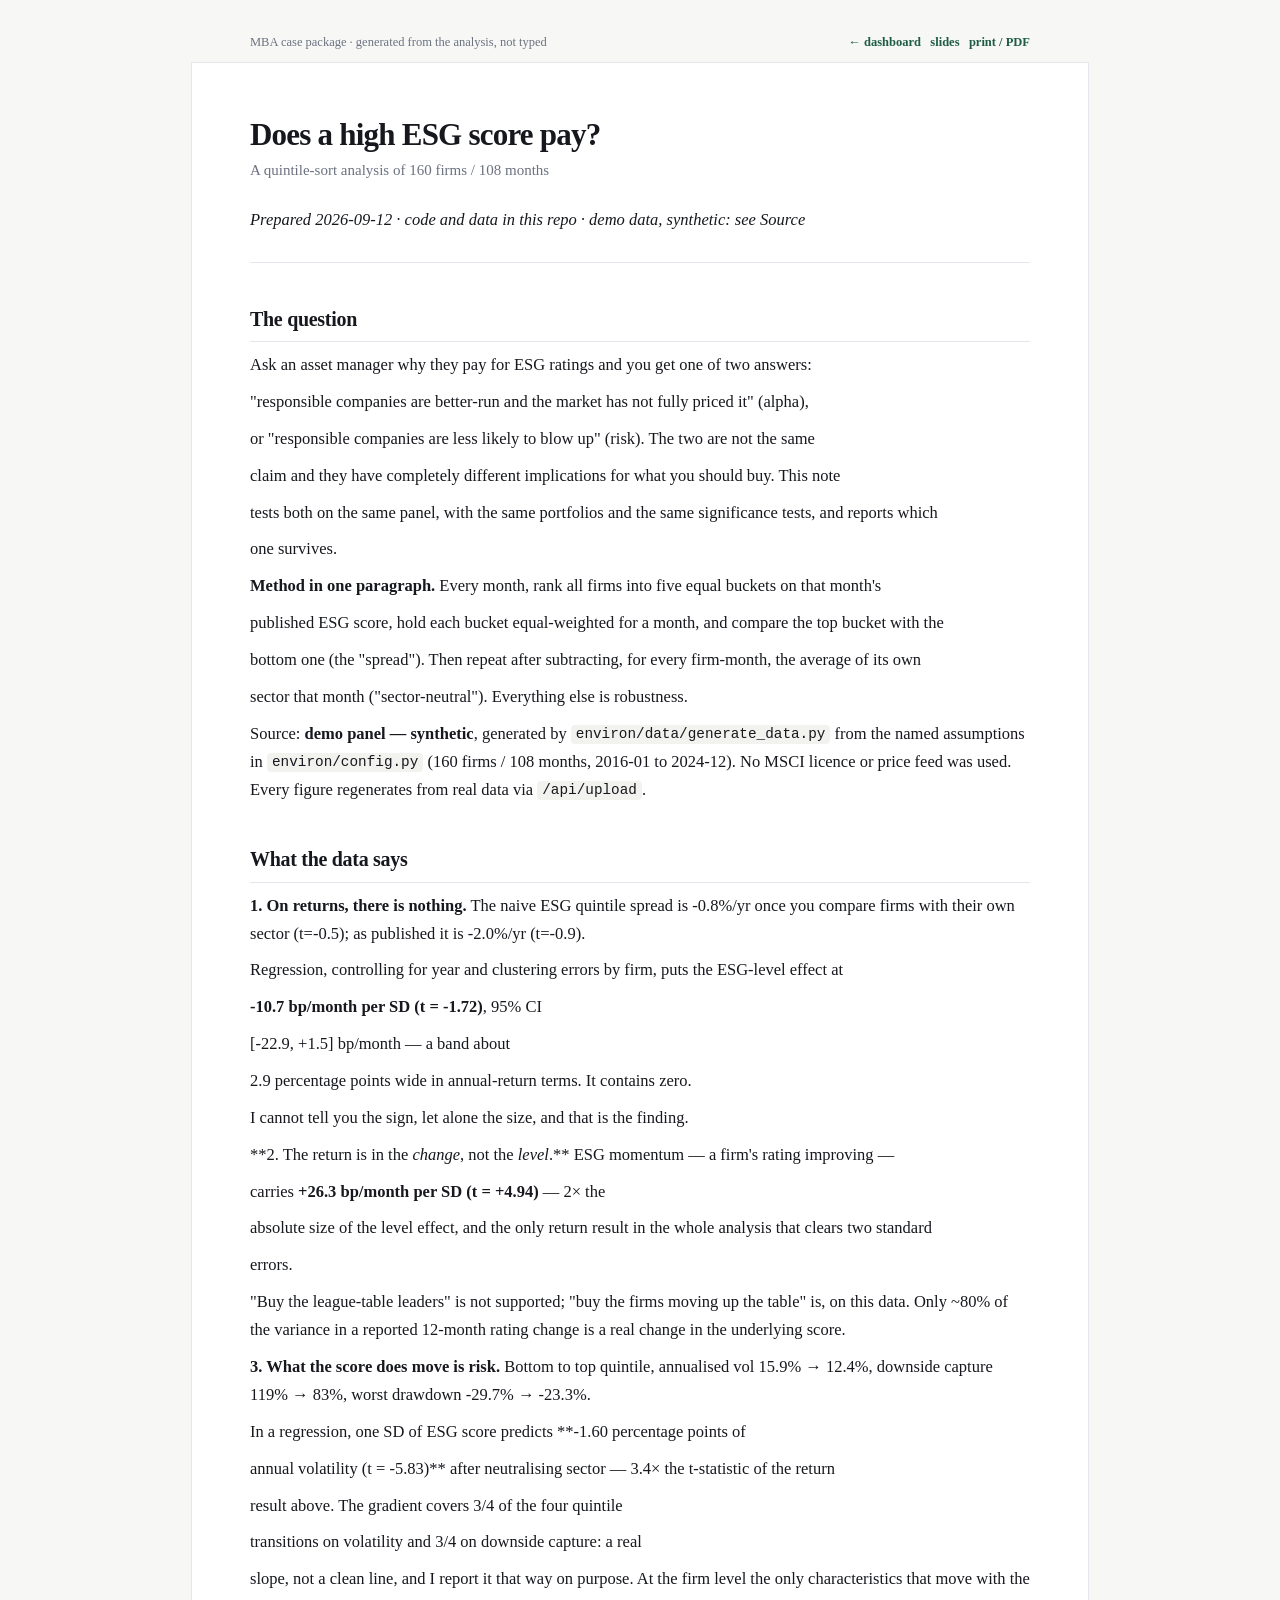
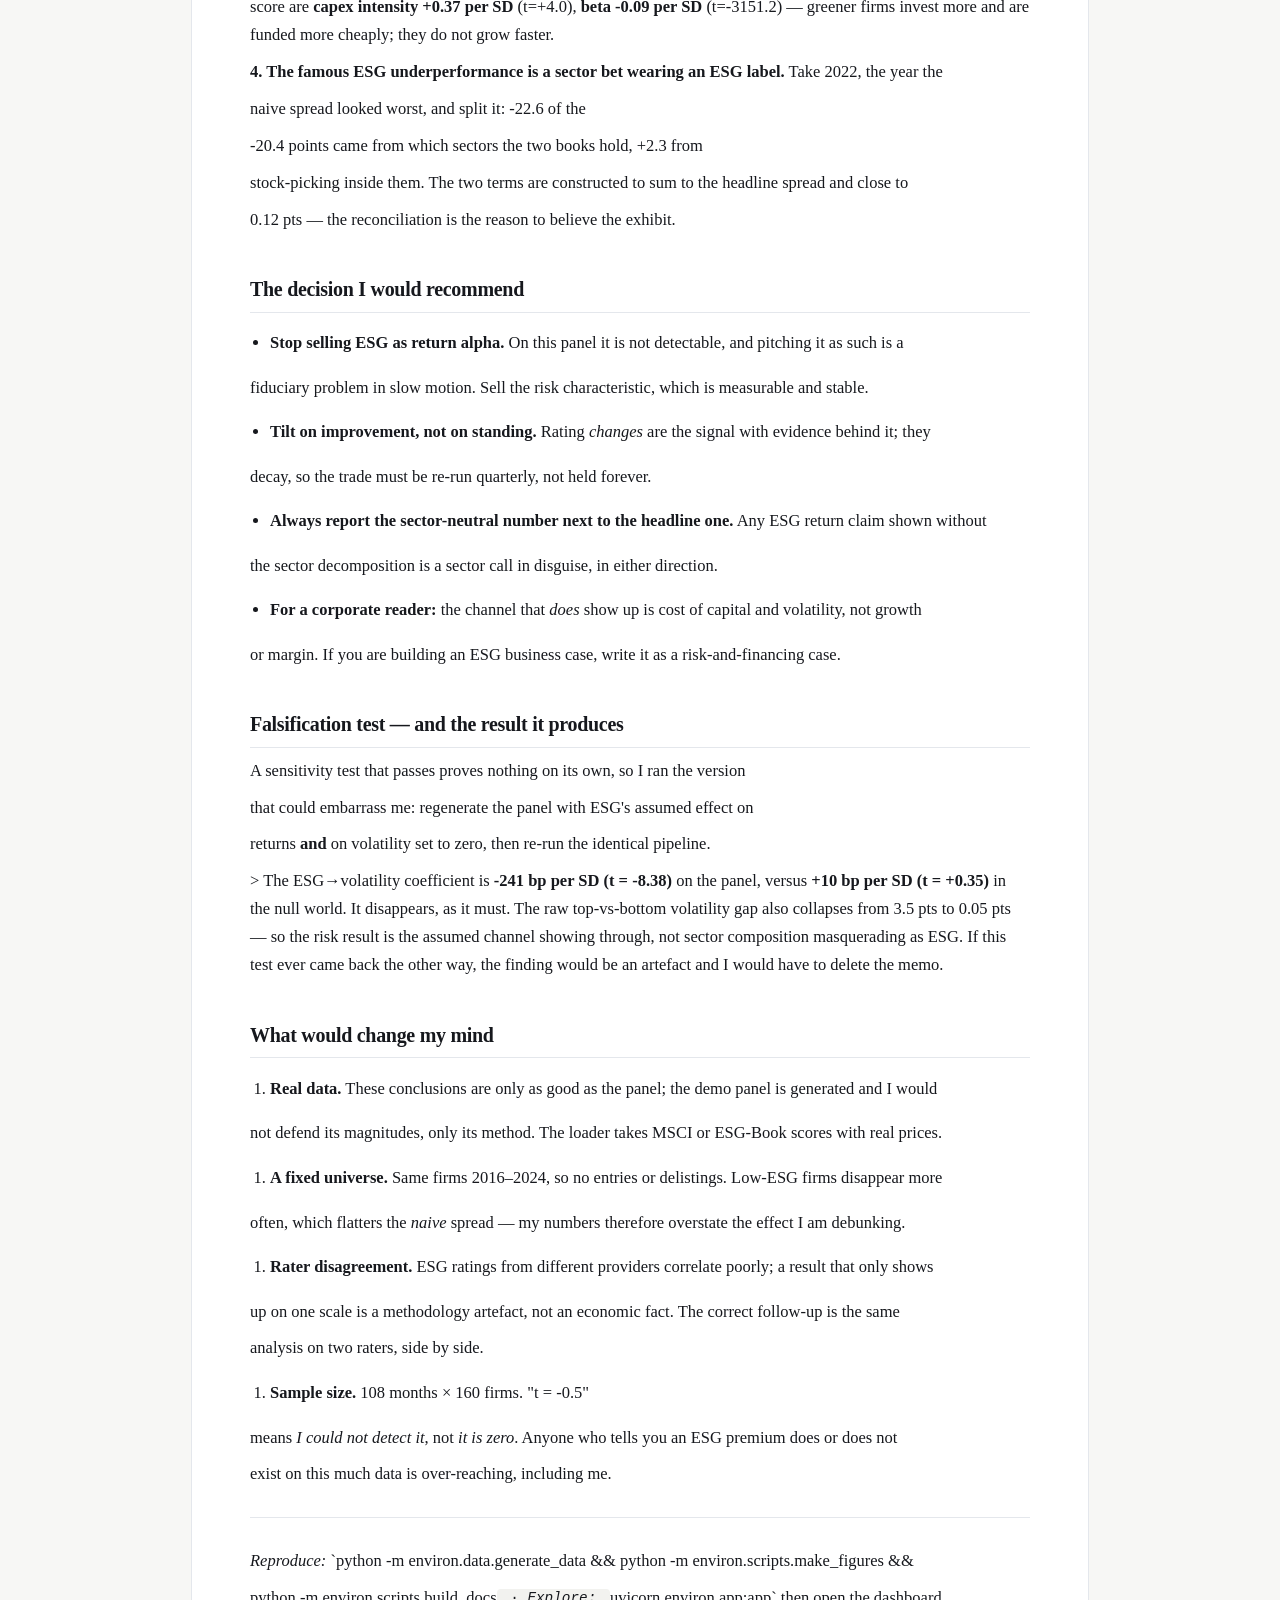
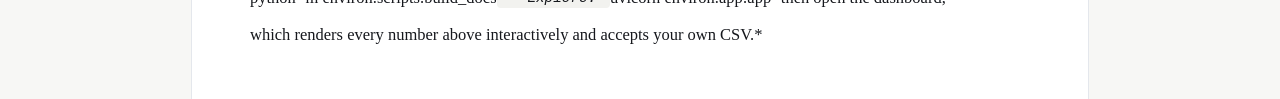
<file: environ/docs/memo.html>
<!DOCTYPE html><html lang="en"><head><meta charset="utf-8"/>
<meta name="viewport" content="width=device-width,initial-scale=1"/><title>Does a high ESG score pay? — memo</title>
<style>
:root{--ink:#16181d;--muted:#6b7280;--line:#e4e7ec;--green:#1f5c46}
body{font:16.5px/1.7 Inter,-apple-system,"Segoe UI",Georgia,serif;color:var(--ink);margin:0;background:#f7f7f5}
main{max-width:780px;margin:0 auto;background:#fff;padding:3.4rem 3.6rem 2.6rem;box-shadow:0 0 0 1px var(--line)}
h1{font-size:31px;letter-spacing:-.025em;line-height:1.15;margin:0 0 .3rem}
h2{font-size:20px;margin:2.4rem 0 .5rem;letter-spacing:-.015em;border-bottom:1px solid var(--line);padding-bottom:.35rem}
h3{font-size:15px;color:var(--muted);font-weight:500;margin:.2rem 0 1.4rem}
h4{margin:1.4rem 0 .3rem;font-size:14px;letter-spacing:.05em;text-transform:uppercase;color:var(--green)}
p{margin:.55rem 0} code{background:#f2f2ef;padding:.1em .35em;border-radius:4px;font-size:.87em}
hr{border:0;border-top:1px solid var(--line);margin:1.8rem 0} ul,ol{padding-left:1.25rem}
li{margin:.45rem 0} strong{font-weight:660}
.bar{max-width:780px;margin:2rem auto .6rem;display:flex;justify-content:space-between;font-size:12.5px;color:var(--muted)}
.bar a{color:var(--green);text-decoration:none;font-weight:600}
@media print{body{background:#fff}main{box-shadow:none;padding:0}h2{break-after:avoid}}
</style></head><body>
<div class="bar"><span>MBA case package · generated from the analysis, not typed</span>
<span><a href="/">← dashboard</a> &nbsp; <a href="/deck">slides</a> &nbsp; <a href="#" onclick="print();return false">print / PDF</a></span></div>
<main><h1>Does a high ESG score pay?</h1>
<h3>A quintile-sort analysis of 160 firms / 108 months</h3>
<p><em>Prepared 2026-09-12 · code and data in this repo · demo data, synthetic: see Source</em></p>
<hr/>
<h2>The question</h2>
<p>Ask an asset manager why they pay for ESG ratings and you get one of two answers:</p>
<p>"responsible companies are better-run and the market has not fully priced it" (alpha),</p>
<p>or "responsible companies are less likely to blow up" (risk). The two are not the same</p>
<p>claim and they have completely different implications for what you should buy. This note</p>
<p>tests both on the same panel, with the same portfolios and the same significance tests, and reports which</p>
<p>one survives.</p>
<p><strong>Method in one paragraph.</strong> Every month, rank all firms into five equal buckets on that month's</p>
<p>published ESG score, hold each bucket equal-weighted for a month, and compare the top bucket with the</p>
<p>bottom one (the "spread"). Then repeat after subtracting, for every firm-month, the average of its own</p>
<p>sector that month ("sector-neutral"). Everything else is robustness.</p>
<p>Source: <strong>demo panel — synthetic</strong>, generated by <code>environ/data/generate_data.py</code> from the named assumptions in <code>environ/config.py</code> (160 firms / 108 months, 2016-01 to 2024-12). No MSCI licence or price feed was used. Every figure regenerates from real data via <code>/api/upload</code>.</p>
<h2>What the data says</h2>
<p><strong>1. On returns, there is nothing.</strong> The naive ESG quintile spread is -0.8%/yr once you compare firms with their own sector (t=-0.5); as published it is -2.0%/yr (t=-0.9).</p>
<p>Regression, controlling for year and clustering errors by firm, puts the ESG-level effect at</p>
<p><strong>-10.7 bp/month per SD (t = -1.72)</strong>, 95% CI</p>
<p>[-22.9, +1.5] bp/month — a band about</p>
<p>2.9 percentage points wide in annual-return terms. It contains zero.</p>
<p>I cannot tell you the sign, let alone the size, and that is the finding.</p>
<p>**2. The return is in the <em>change</em>, not the <em>level</em>.** ESG momentum — a firm's rating improving —</p>
<p>carries <strong>+26.3 bp/month per SD (t = +4.94)</strong> — 2× the</p>
<p>absolute size of the level effect, and the only return result in the whole analysis that clears two standard</p>
<p>errors.</p>
<p>"Buy the league-table leaders" is not supported; "buy the firms moving up the table" is, on this data. Only ~80% of the variance in a reported 12-month rating change is a real change in the underlying score.</p>
<p><strong>3. What the score does move is risk.</strong> Bottom to top quintile, annualised vol 15.9% → 12.4%, downside capture 119% → 83%, worst drawdown -29.7% → -23.3%.</p>
<p>In a regression, one SD of ESG score predicts **-1.60 percentage points of</p>
<p>annual volatility (t = -5.83)** after neutralising sector — 3.4× the t-statistic of the return</p>
<p>result above. The gradient covers 3/4 of the four quintile</p>
<p>transitions on volatility and 3/4 on downside capture: a real</p>
<p>slope, not a clean line, and I report it that way on purpose. At the firm level the only characteristics that move with the score are <strong>capex intensity +0.37 per SD</strong> (t=+4.0), <strong>beta -0.09 per SD</strong> (t=-3151.2) — greener firms invest more and are funded more cheaply; they do not grow faster.</p>
<p><strong>4. The famous ESG underperformance is a sector bet wearing an ESG label.</strong> Take 2022, the year the</p>
<p>naive spread looked worst, and split it: -22.6 of the</p>
<p>-20.4 points came from which sectors the two books hold, +2.3 from</p>
<p>stock-picking inside them. The two terms are constructed to sum to the headline spread and close to</p>
<p>0.12 pts — the reconciliation is the reason to believe the exhibit.</p>
<h2>The decision I would recommend</h2>
<ul>
<li><strong>Stop selling ESG as return alpha.</strong> On this panel it is not detectable, and pitching it as such is a</li>
</ul>
<p>  fiduciary problem in slow motion. Sell the risk characteristic, which is measurable and stable.</p>
<ul>
<li><strong>Tilt on improvement, not on standing.</strong> Rating <em>changes</em> are the signal with evidence behind it; they</li>
</ul>
<p>  decay, so the trade must be re-run quarterly, not held forever.</p>
<ul>
<li><strong>Always report the sector-neutral number next to the headline one.</strong> Any ESG return claim shown without</li>
</ul>
<p>  the sector decomposition is a sector call in disguise, in either direction.</p>
<ul>
<li><strong>For a corporate reader:</strong> the channel that <em>does</em> show up is cost of capital and volatility, not growth</li>
</ul>
<p>  or margin. If you are building an ESG business case, write it as a risk-and-financing case.</p>
<h2>Falsification test — and the result it produces</h2>
<p>A sensitivity test that passes proves nothing on its own, so I ran the version</p>
<p>that could embarrass me: regenerate the panel with ESG's assumed effect on</p>
<p>returns <strong>and</strong> on volatility set to zero, then re-run the identical pipeline.</p>
<p>&gt; The ESG→volatility coefficient is <strong>-241 bp per SD (t = -8.38)</strong> on the panel, versus <strong>+10 bp per SD (t = +0.35)</strong> in the null world. It disappears, as it must. The raw top-vs-bottom volatility gap also collapses from 3.5 pts to 0.05 pts — so the risk result is the assumed channel showing through, not sector composition masquerading as ESG. If this test ever came back the other way, the finding would be an artefact and I would have to delete the memo.</p>
<h2>What would change my mind</h2>
<ol>
<li><strong>Real data.</strong> These conclusions are only as good as the panel; the demo panel is generated and I would</li>
</ol>
<p>   not defend its magnitudes, only its method. The loader takes MSCI or ESG-Book scores with real prices.</p>
<ol>
<li><strong>A fixed universe.</strong> Same firms 2016–2024, so no entries or delistings. Low-ESG firms disappear more</li>
</ol>
<p>   often, which flatters the <em>naive</em> spread — my numbers therefore overstate the effect I am debunking.</p>
<ol>
<li><strong>Rater disagreement.</strong> ESG ratings from different providers correlate poorly; a result that only shows</li>
</ol>
<p>   up on one scale is a methodology artefact, not an economic fact. The correct follow-up is the same</p>
<p>   analysis on two raters, side by side.</p>
<ol>
<li><strong>Sample size.</strong> 108 months × 160 firms. "t = -0.5"</li>
</ol>
<p>   means <em>I could not detect it</em>, not <em>it is zero</em>. Anyone who tells you an ESG premium does or does not</p>
<p>   exist on this much data is over-reaching, including me.</p>
<hr/>
<p><em>Reproduce:</em> `python -m environ.data.generate_data &amp;&amp; python -m environ.scripts.make_figures &amp;&amp;</p>
<p>python -m environ.scripts.build_docs<code> · <em>Explore:</em> </code>uvicorn environ.app:app` then open the dashboard,</p>
<p>which renders every number above interactively and accepts your own CSV.*</p>

</main></body></html>
</file>
